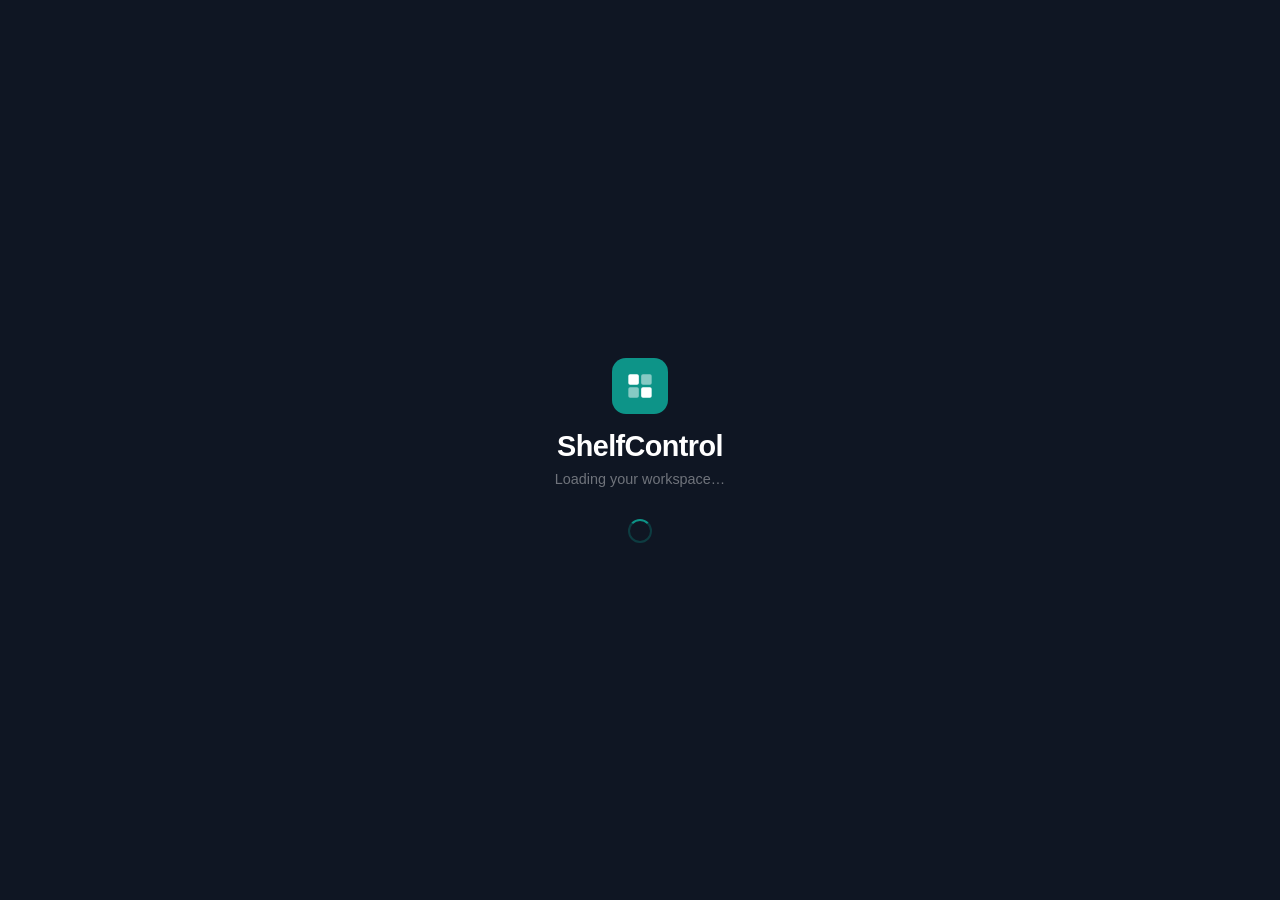
<file: coreinventory-backend/frontend/index.html>
<!DOCTYPE html>
<html lang="en">
<head>
  <meta charset="UTF-8"/>
  <meta name="viewport" content="width=device-width, initial-scale=1.0"/>
  <title>ShelfControl</title>
  <style>
    * { box-sizing: border-box; margin: 0; padding: 0; }
    body { font-family: 'DM Sans', sans-serif; min-height: 100vh; display: flex; align-items: center; justify-content: center; background: #0f1623; }
    .splash { text-align: center; color: white; }
    .logo { width: 56px; height: 56px; background: #0d9488; border-radius: 14px; display: grid; place-items: center; margin: 0 auto 16px; }
    .brand { font-family: 'Syne', sans-serif; font-size: 1.8rem; font-weight: 800; letter-spacing: -.02em; margin-bottom: 8px; }
    .sub { font-size: .9rem; color: rgba(255,255,255,.4); margin-bottom: 32px; }
    .spinner { width: 24px; height: 24px; border: 2px solid rgba(13,148,136,.3); border-top-color: #0d9488; border-radius: 50%; animation: spin .7s linear infinite; margin: 0 auto; }
    @keyframes spin { to { transform: rotate(360deg); } }
    @import url('https://fonts.googleapis.com/css2?family=Syne:wght@800&display=swap');
  </style>
</head>
<body>
  <div class="splash">
    <div class="logo">
      <svg width="28" height="28" viewBox="0 0 24 24" fill="none">
        <rect x="2" y="2" width="9" height="9" rx="1.5" fill="white"/>
        <rect x="13" y="2" width="9" height="9" rx="1.5" fill="white" opacity=".5"/>
        <rect x="2" y="13" width="9" height="9" rx="1.5" fill="white" opacity=".5"/>
        <rect x="13" y="13" width="9" height="9" rx="1.5" fill="white"/>
      </svg>
    </div>
    <div class="brand">ShelfControl</div>
    <div class="sub">Loading your workspace…</div>
    <div class="spinner"></div>
  </div>
  <script>
    // Redirect: if user session exists go to dashboard, else login
    setTimeout(() => {
      const user = localStorage.getItem('ci_user');
      window.location.href = user ? 'dashboard/dashboard.html' : 'login/login.html';
    }, 1200);
  </script>
</body>
</html>
</file>
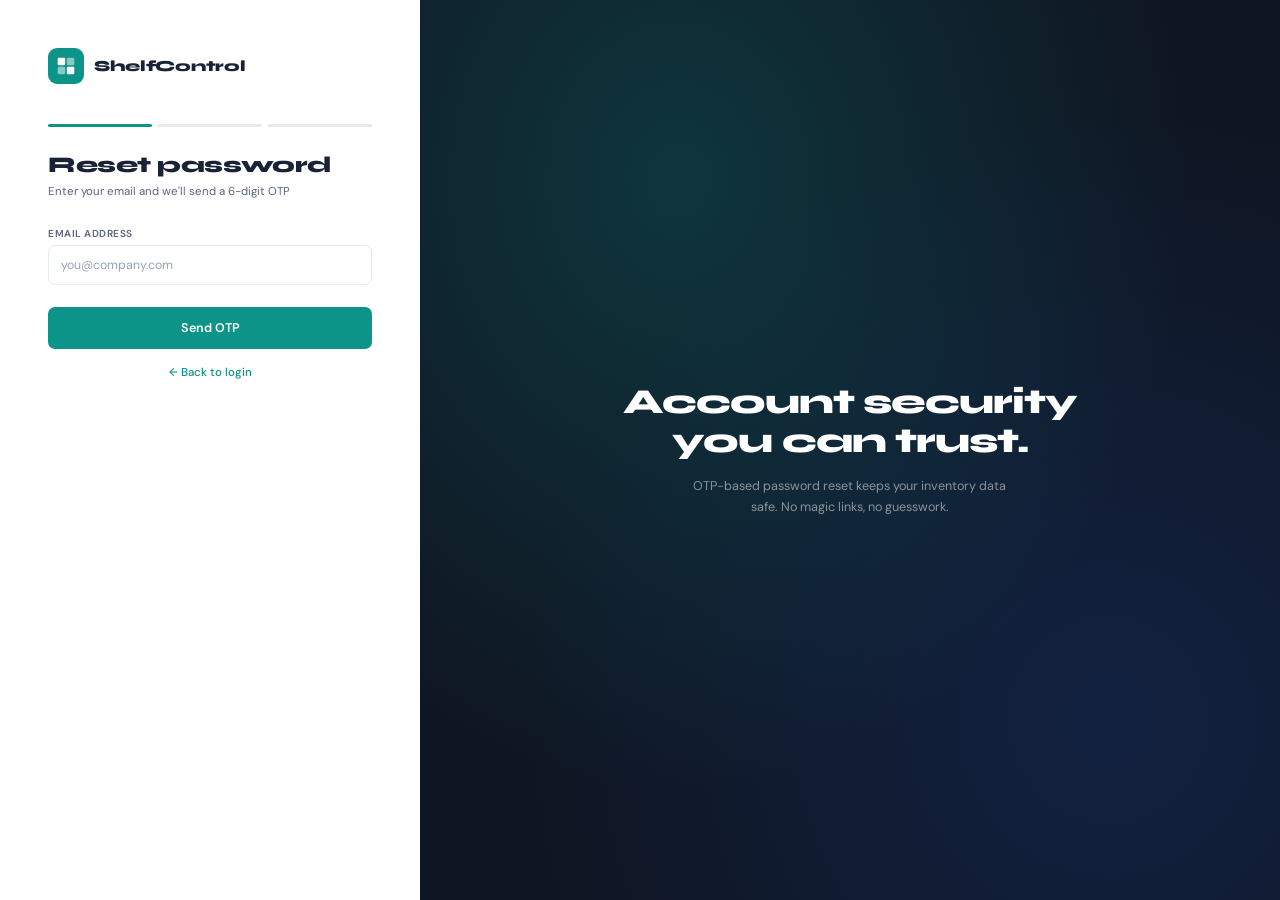
<file: coreinventory-backend/frontend/login/forgot.html>
<!DOCTYPE html>
<html lang="en">
<head>
  <meta charset="UTF-8"/>
  <meta name="viewport" content="width=device-width, initial-scale=1.0"/>
  <title>Reset Password — ShelfControl</title>
  <link rel="stylesheet" href="auth.css"/>
</head>
<body>
  <div class="auth-left">
    <div class="auth-brand">
      <div class="auth-brand-icon">
        <svg width="20" height="20" viewBox="0 0 24 24" fill="none">
          <rect x="2" y="2" width="9" height="9" rx="1.5" fill="currentColor"/>
          <rect x="13" y="2" width="9" height="9" rx="1.5" fill="currentColor" opacity=".5"/>
          <rect x="2" y="13" width="9" height="9" rx="1.5" fill="currentColor" opacity=".5"/>
          <rect x="13" y="13" width="9" height="9" rx="1.5" fill="currentColor"/>
        </svg>
      </div>
      <span class="auth-brand-name">ShelfControl</span>
    </div>

    <div class="auth-form">

      <!-- Step indicators -->
      <div class="step-indicator">
        <div class="step done" id="step1Ind"></div>
        <div class="step" id="step2Ind"></div>
        <div class="step" id="step3Ind"></div>
      </div>

      <!-- STEP 1: Email -->
      <div id="step1">
        <h1 class="auth-title">Reset password</h1>
        <p class="auth-sub">Enter your email and we'll send a 6-digit OTP</p>

        <div class="form-alert error" id="step1Error"></div>

        <div class="form-group">
          <label class="form-label">Email address</label>
          <input type="email" class="form-control" id="resetEmail" placeholder="you@company.com"/>
        </div>

        <button class="btn-auth" onclick="sendOTP()">Send OTP</button>
        <div class="auth-link"><a href="login.html">← Back to login</a></div>
      </div>

      <!-- STEP 2: OTP -->
      <div id="step2" style="display:none;">
        <h1 class="auth-title">Enter OTP</h1>
        <p class="auth-sub">We sent a 6-digit code to <strong id="otpEmailDisplay"></strong></p>

        <div class="form-alert error" id="step2Error"></div>

        <div class="otp-grid" id="otpGrid">
          <input class="otp-input" type="text" maxlength="1" inputmode="numeric"/>
          <input class="otp-input" type="text" maxlength="1" inputmode="numeric"/>
          <input class="otp-input" type="text" maxlength="1" inputmode="numeric"/>
          <input class="otp-input" type="text" maxlength="1" inputmode="numeric"/>
          <input class="otp-input" type="text" maxlength="1" inputmode="numeric"/>
          <input class="otp-input" type="text" maxlength="1" inputmode="numeric"/>
        </div>

        <div style="text-align:center;margin-bottom:16px;">
          <button class="btn-auth" style="width:auto;padding:0 28px;" onclick="verifyOTP()">Verify OTP</button>
        </div>
        <div class="auth-link">
          Didn't get it? <a href="#" onclick="resendOTP()">Resend OTP</a>
          <span id="resendTimer" style="color:#94a3b8;font-size:.75rem;"></span>
        </div>
      </div>

      <!-- STEP 3: New Password -->
      <div id="step3" style="display:none;">
        <h1 class="auth-title">New password</h1>
        <p class="auth-sub">Choose a strong password for your account</p>

        <div class="form-alert error" id="step3Error"></div>

        <div class="form-group">
          <label class="form-label">New Password</label>
          <div class="input-wrap">
            <input type="password" class="form-control" id="newPassword" placeholder="Min. 8 characters"/>
            <button type="button" class="input-toggle" onclick="togglePwd('newPassword',this)">
              <svg width="16" height="16" viewBox="0 0 24 24" fill="none" stroke="currentColor" stroke-width="2"><path d="M1 12s4-8 11-8 11 8 11 8-4 8-11 8-11-8-11-8z"/><circle cx="12" cy="12" r="3"/></svg>
            </button>
          </div>
        </div>
        <div class="form-group">
          <label class="form-label">Confirm New Password</label>
          <div class="input-wrap">
            <input type="password" class="form-control" id="confirmNewPassword" placeholder="Repeat password"/>
            <button type="button" class="input-toggle" onclick="togglePwd('confirmNewPassword',this)">
              <svg width="16" height="16" viewBox="0 0 24 24" fill="none" stroke="currentColor" stroke-width="2"><path d="M1 12s4-8 11-8 11 8 11 8-4 8-11 8-11-8-11-8z"/><circle cx="12" cy="12" r="3"/></svg>
            </button>
          </div>
        </div>

        <button class="btn-auth" onclick="resetPassword()">Reset Password</button>
      </div>

    </div>
  </div>

  <div class="auth-right">
    <div class="auth-right-inner">
      <h2>Account security<br/>you can trust.</h2>
      <p>OTP-based password reset keeps your inventory data safe. No magic links, no guesswork.</p>
    </div>
  </div>

  <script src="auth.js"></script>
</body>
</html>
</file>
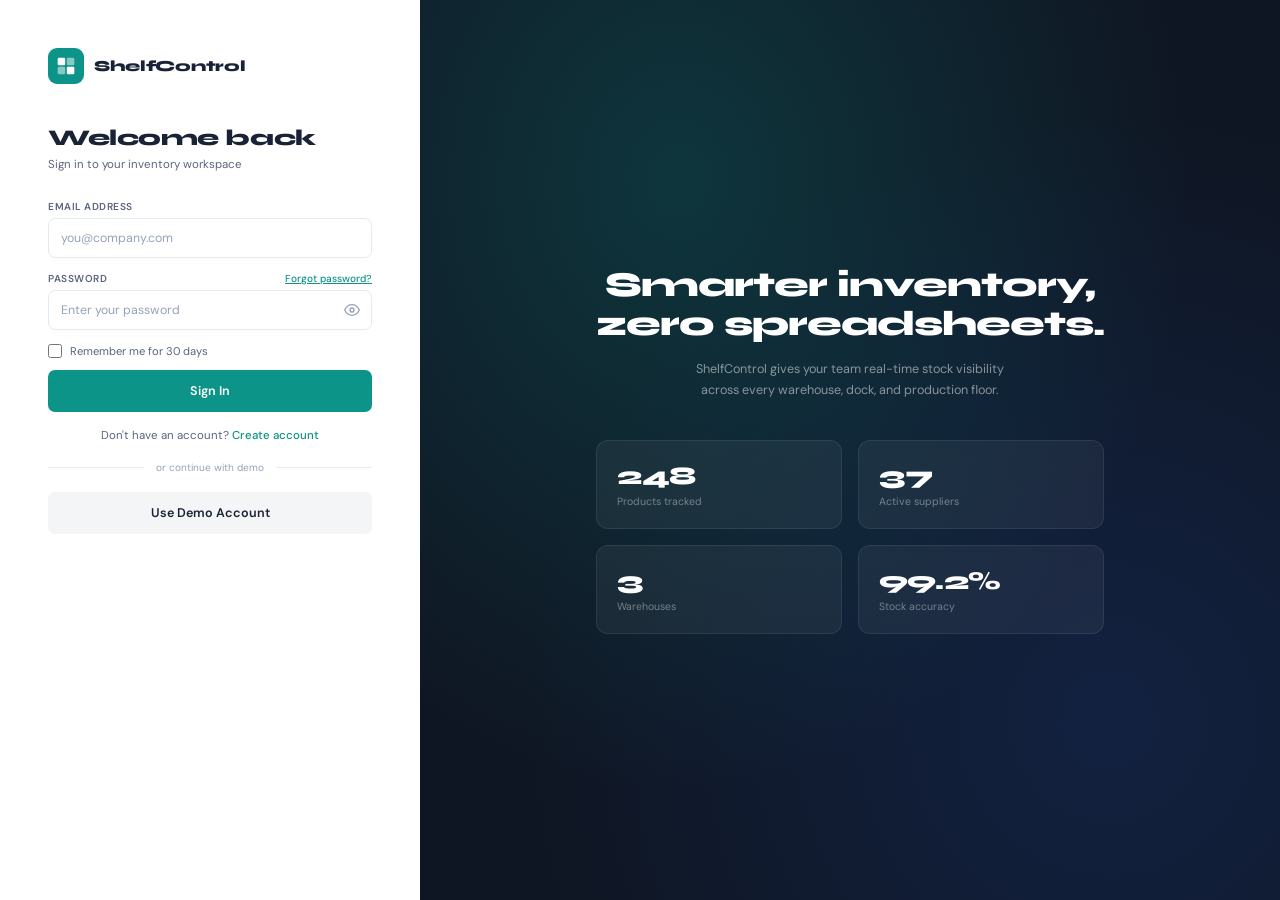
<file: coreinventory-backend/frontend/login/login.html>
<!DOCTYPE html>
<html lang="en">
<head>
  <meta charset="UTF-8"/>
  <meta name="viewport" content="width=device-width, initial-scale=1.0"/>
  <title>Login — ShelfControl</title>
  <link rel="stylesheet" href="auth.css"/>
</head>
<body>
  <div class="auth-left">
    <div class="auth-brand">
      <div class="auth-brand-icon">
        <svg width="20" height="20" viewBox="0 0 24 24" fill="none">
          <rect x="2" y="2" width="9" height="9" rx="1.5" fill="currentColor"/>
          <rect x="13" y="2" width="9" height="9" rx="1.5" fill="currentColor" opacity=".5"/>
          <rect x="2" y="13" width="9" height="9" rx="1.5" fill="currentColor" opacity=".5"/>
          <rect x="13" y="13" width="9" height="9" rx="1.5" fill="currentColor"/>
        </svg>
      </div>
      <span class="auth-brand-name">ShelfControl</span>
    </div>

    <div class="auth-form">
      <h1 class="auth-title">Welcome back</h1>
      <p class="auth-sub">Sign in to your inventory workspace</p>

      <div class="form-alert error" id="loginError">Invalid email or password. Please try again.</div>

      <div class="form-group">
        <label class="form-label">Email address</label>
        <input type="email" class="form-control" id="loginEmail" placeholder="you@company.com" autocomplete="email"/>
      </div>

      <div class="form-group">
        <label class="form-label" style="display:flex;justify-content:space-between;">
          Password
          <a href="forgot.html" style="color:#0d9488;font-weight:500;text-transform:none;letter-spacing:0;">Forgot password?</a>
        </label>
        <div class="input-wrap">
          <input type="password" class="form-control" id="loginPassword" placeholder="Enter your password" autocomplete="current-password"/>
          <button type="button" class="input-toggle" onclick="togglePwd('loginPassword', this)">
            <svg width="16" height="16" viewBox="0 0 24 24" fill="none" stroke="currentColor" stroke-width="2">
              <path d="M1 12s4-8 11-8 11 8 11 8-4 8-11 8-11-8-11-8z"/>
              <circle cx="12" cy="12" r="3"/>
            </svg>
          </button>
        </div>
      </div>

      <div style="display:flex;align-items:center;gap:8px;margin-bottom:4px;">
        <input type="checkbox" id="rememberMe" style="accent-color:#0d9488;width:14px;height:14px;"/>
        <label for="rememberMe" style="font-size:.8rem;color:#5a6580;cursor:pointer;">Remember me for 30 days</label>
      </div>

      <button class="btn-auth" id="loginBtn" onclick="handleLogin()">Sign In</button>

      <div class="auth-link">Don't have an account? <a href="signup.html">Create account</a></div>

      <div class="auth-divider"><span>or continue with demo</span></div>
      <button class="btn-auth" style="background:#f4f5f7;color:#1a2236;margin-top:0;" onclick="demoLogin()">
        Use Demo Account
      </button>
    </div>
  </div>

  <div class="auth-right">
    <div class="auth-right-inner">
      <h2>Smarter inventory,<br/>zero spreadsheets.</h2>
      <p>ShelfControl gives your team real-time stock visibility across every warehouse, dock, and production floor.</p>
      <div class="auth-grid">
        <div class="auth-stat"><div class="auth-stat-num">248</div><div class="auth-stat-lbl">Products tracked</div></div>
        <div class="auth-stat"><div class="auth-stat-num">37</div><div class="auth-stat-lbl">Active suppliers</div></div>
        <div class="auth-stat"><div class="auth-stat-num">3</div><div class="auth-stat-lbl">Warehouses</div></div>
        <div class="auth-stat"><div class="auth-stat-num">99.2%</div><div class="auth-stat-lbl">Stock accuracy</div></div>
      </div>
    </div>
  </div>

  <script src="auth.js"></script>
</body>
</html>
</file>
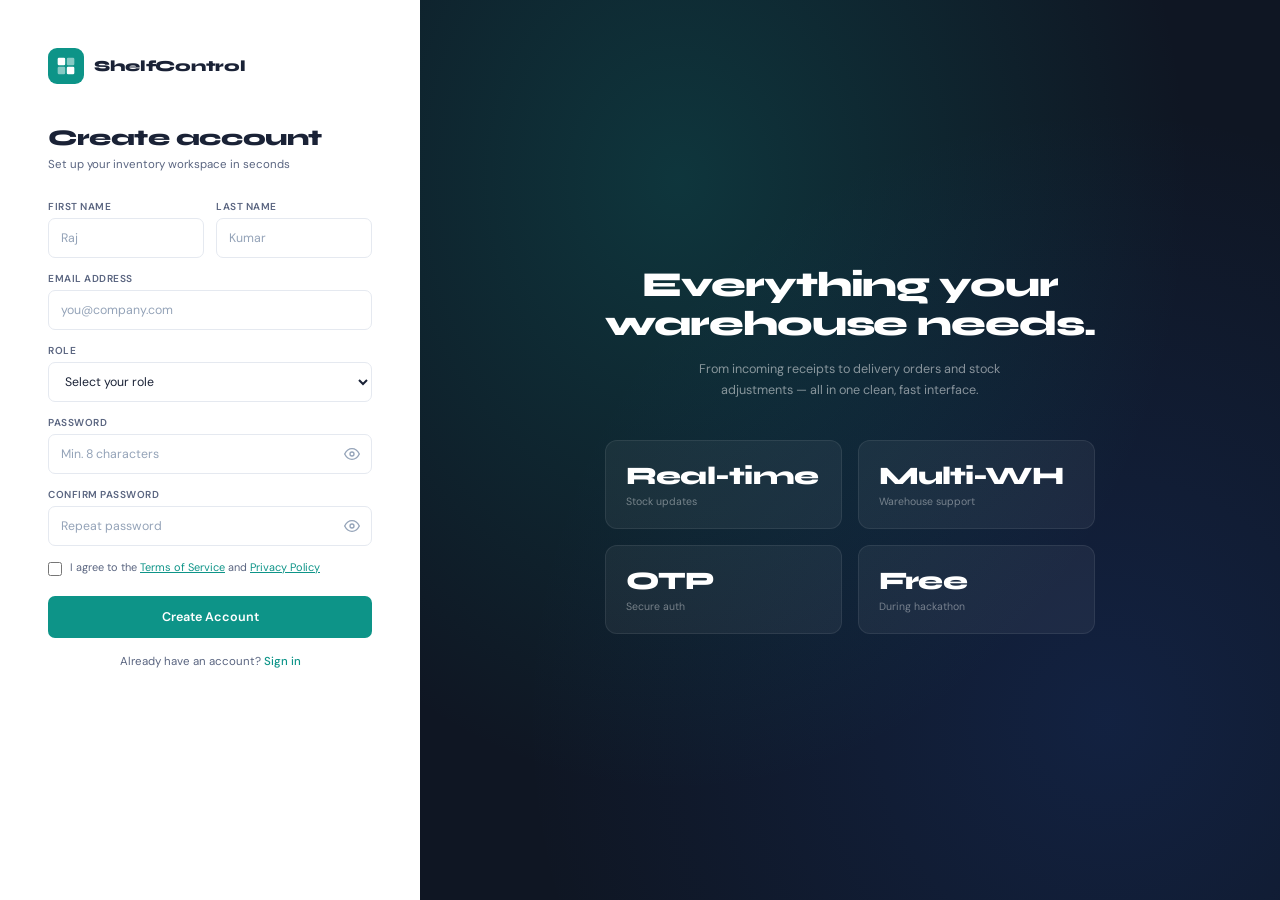
<file: coreinventory-backend/frontend/login/signup.html>
<!DOCTYPE html>
<html lang="en">
<head>
  <meta charset="UTF-8"/>
  <meta name="viewport" content="width=device-width, initial-scale=1.0"/>
  <title>Sign Up — ShelfControl</title>
  <link rel="stylesheet" href="auth.css"/>
</head>
<body>
  <div class="auth-left">
    <div class="auth-brand">
      <div class="auth-brand-icon">
        <svg width="20" height="20" viewBox="0 0 24 24" fill="none">
          <rect x="2" y="2" width="9" height="9" rx="1.5" fill="currentColor"/>
          <rect x="13" y="2" width="9" height="9" rx="1.5" fill="currentColor" opacity=".5"/>
          <rect x="2" y="13" width="9" height="9" rx="1.5" fill="currentColor" opacity=".5"/>
          <rect x="13" y="13" width="9" height="9" rx="1.5" fill="currentColor"/>
        </svg>
      </div>
      <span class="auth-brand-name">ShelfControl</span>
    </div>

    <div class="auth-form">
      <h1 class="auth-title">Create account</h1>
      <p class="auth-sub">Set up your inventory workspace in seconds</p>

      <div class="form-alert error" id="signupError"></div>

      <div class="form-row-2">
        <div class="form-group">
          <label class="form-label">First Name</label>
          <input type="text" class="form-control" id="firstName" placeholder="Raj" autocomplete="given-name"/>
        </div>
        <div class="form-group">
          <label class="form-label">Last Name</label>
          <input type="text" class="form-control" id="lastName" placeholder="Kumar" autocomplete="family-name"/>
        </div>
      </div>

      <div class="form-group">
        <label class="form-label">Email address</label>
        <input type="email" class="form-control" id="signupEmail" placeholder="you@company.com" autocomplete="email"/>
      </div>

      <div class="form-group">
        <label class="form-label">Role</label>
        <select class="form-control" id="signupRole">
          <option value="">Select your role</option>
          <option value="manager">Inventory Manager</option>
          <option value="staff">Warehouse Staff</option>
          <option value="admin">Admin</option>
        </select>
      </div>

      <div class="form-group">
        <label class="form-label">Password</label>
        <div class="input-wrap">
          <input type="password" class="form-control" id="signupPassword" placeholder="Min. 8 characters" autocomplete="new-password"/>
          <button type="button" class="input-toggle" onclick="togglePwd('signupPassword', this)">
            <svg width="16" height="16" viewBox="0 0 24 24" fill="none" stroke="currentColor" stroke-width="2">
              <path d="M1 12s4-8 11-8 11 8 11 8-4 8-11 8-11-8-11-8z"/>
              <circle cx="12" cy="12" r="3"/>
            </svg>
          </button>
        </div>
      </div>

      <div class="form-group">
        <label class="form-label">Confirm Password</label>
        <div class="input-wrap">
          <input type="password" class="form-control" id="confirmPassword" placeholder="Repeat password" autocomplete="new-password"/>
          <button type="button" class="input-toggle" onclick="togglePwd('confirmPassword', this)">
            <svg width="16" height="16" viewBox="0 0 24 24" fill="none" stroke="currentColor" stroke-width="2">
              <path d="M1 12s4-8 11-8 11 8 11 8-4 8-11 8-11-8-11-8z"/>
              <circle cx="12" cy="12" r="3"/>
            </svg>
          </button>
        </div>
      </div>

      <div style="display:flex;align-items:flex-start;gap:8px;margin-bottom:12px;">
        <input type="checkbox" id="agreeTerms" style="accent-color:#0d9488;width:14px;height:14px;margin-top:2px;"/>
        <label for="agreeTerms" style="font-size:.78rem;color:#5a6580;cursor:pointer;line-height:1.4;">
          I agree to the <a href="#" style="color:#0d9488;">Terms of Service</a> and <a href="#" style="color:#0d9488;">Privacy Policy</a>
        </label>
      </div>

      <button class="btn-auth" onclick="handleSignup()">Create Account</button>

      <div class="auth-link">Already have an account? <a href="login.html">Sign in</a></div>
    </div>
  </div>

  <div class="auth-right">
    <div class="auth-right-inner">
      <h2>Everything your<br/>warehouse needs.</h2>
      <p>From incoming receipts to delivery orders and stock adjustments — all in one clean, fast interface.</p>
      <div class="auth-grid">
        <div class="auth-stat">
          <div class="auth-stat-num">Real-time</div>
          <div class="auth-stat-lbl">Stock updates</div>
        </div>
        <div class="auth-stat">
          <div class="auth-stat-num">Multi-WH</div>
          <div class="auth-stat-lbl">Warehouse support</div>
        </div>
        <div class="auth-stat">
          <div class="auth-stat-num">OTP</div>
          <div class="auth-stat-lbl">Secure auth</div>
        </div>
        <div class="auth-stat">
          <div class="auth-stat-num">Free</div>
          <div class="auth-stat-lbl">During hackathon</div>
        </div>
      </div>
    </div>
  </div>

  <script src="auth.js"></script>
</body>
</html>
</file>
<file: coreinventory-backend/frontend/login/auth.css>
/* ═══════════════════════════════════════════════════
   ShelfControl — login/auth.css
═══════════════════════════════════════════════════ */
@import url('https://fonts.googleapis.com/css2?family=DM+Sans:wght@300;400;500;600&family=Syne:wght@700;800&display=swap');

*, *::before, *::after { box-sizing: border-box; margin: 0; padding: 0; }
html { font-size: 14px; }

body {
  font-family: 'DM Sans', sans-serif;
  min-height: 100vh;
  display: flex;
  background: #0f1623;
  -webkit-font-smoothing: antialiased;
}

/* Split layout */
.auth-left {
  width: 420px;
  flex-shrink: 0;
  background: #fff;
  display: flex;
  flex-direction: column;
  padding: 48px 48px;
  min-height: 100vh;
}
.auth-right {
  flex: 1;
  position: relative;
  overflow: hidden;
  display: flex;
  align-items: center;
  justify-content: center;
}

/* Background pattern */
.auth-right::before {
  content: '';
  position: absolute; inset: 0;
  background:
    radial-gradient(ellipse at 30% 20%, rgba(13,148,136,.25) 0%, transparent 60%),
    radial-gradient(ellipse at 80% 80%, rgba(37,99,235,.15) 0%, transparent 60%);
}
.auth-right-inner {
  position: relative;
  text-align: center;
  padding: 40px;
}
.auth-right h2 {
  font-family: 'Syne', sans-serif;
  font-size: 2.5rem;
  font-weight: 800;
  color: #fff;
  line-height: 1.1;
  margin-bottom: 16px;
  letter-spacing: -.03em;
}
.auth-right p { color: rgba(255,255,255,.5); font-size: .9rem; line-height: 1.6; max-width: 320px; margin: 0 auto; }

.auth-grid {
  display: grid;
  grid-template-columns: repeat(2, 1fr);
  gap: 16px;
  margin-top: 40px;
}
.auth-stat {
  background: rgba(255,255,255,.05);
  border: 1px solid rgba(255,255,255,.08);
  border-radius: 12px;
  padding: 20px;
  text-align: left;
}
.auth-stat-num {
  font-family: 'Syne', sans-serif;
  font-size: 1.8rem;
  font-weight: 800;
  color: #fff;
  letter-spacing: -.03em;
}
.auth-stat-lbl { font-size: .75rem; color: rgba(255,255,255,.4); margin-top: 4px; }

/* Brand */
.auth-brand {
  display: flex;
  align-items: center;
  gap: 10px;
  margin-bottom: 40px;
}
.auth-brand-icon {
  width: 36px; height: 36px;
  background: #0d9488;
  border-radius: 9px;
  display: grid; place-items: center;
  color: white;
}
.auth-brand-name {
  font-family: 'Syne', sans-serif;
  font-size: 1.1rem;
  font-weight: 800;
  color: #1a2236;
  letter-spacing: -.02em;
}

/* Form */
.auth-form { flex: 1; display: flex; flex-direction: column; }
.auth-title { font-family: 'Syne', sans-serif; font-size: 1.6rem; font-weight: 800; color: #1a2236; letter-spacing: -.02em; margin-bottom: 6px; }
.auth-sub { font-size: .82rem; color: #5a6580; margin-bottom: 28px; }

.form-group { margin-bottom: 14px; }
.form-label { display: block; font-size: .72rem; font-weight: 600; color: #5a6580; margin-bottom: 5px; text-transform: uppercase; letter-spacing: .05em; }
.form-control {
  width: 100%;
  border: 1px solid #e5e9f0;
  border-radius: 7px;
  padding: 0 12px;
  height: 40px;
  font-size: .88rem;
  color: #1a2236;
  outline: none;
  transition: all .2s ease;
  background: #fff;
  font-family: 'DM Sans', sans-serif;
}
.form-control:focus { border-color: #0d9488; box-shadow: 0 0 0 3px rgba(13,148,136,.12); }
.form-control::placeholder { color: #94a3b8; }

.input-wrap { position: relative; }
.input-wrap .form-control { padding-right: 40px; }
.input-toggle {
  position: absolute;
  right: 12px; top: 50%;
  transform: translateY(-50%);
  background: none; border: none;
  color: #94a3b8; cursor: pointer;
  padding: 0;
  display: grid; place-items: center;
}
.input-toggle:hover { color: #5a6580; }

.form-row-2 { display: grid; grid-template-columns: 1fr 1fr; gap: 12px; }

.btn-auth {
  width: 100%;
  height: 42px;
  background: #0d9488;
  color: white;
  border: none;
  border-radius: 7px;
  font-size: .9rem;
  font-weight: 600;
  cursor: pointer;
  transition: all .2s ease;
  font-family: 'DM Sans', sans-serif;
  margin-top: 8px;
}
.btn-auth:hover { background: #0a7a70; transform: translateY(-1px); box-shadow: 0 6px 20px rgba(13,148,136,.35); }
.btn-auth:active { transform: translateY(0); }
.btn-auth:disabled { opacity: .6; cursor: not-allowed; transform: none; }

.auth-link { text-align: center; margin-top: 16px; font-size: .82rem; color: #5a6580; }
.auth-link a { color: #0d9488; font-weight: 500; text-decoration: none; }
.auth-link a:hover { text-decoration: underline; }

.auth-divider { display: flex; align-items: center; gap: 12px; margin: 18px 0; }
.auth-divider::before, .auth-divider::after { content: ''; flex: 1; height: 1px; background: #e5e9f0; }
.auth-divider span { font-size: .72rem; color: #94a3b8; }

/* OTP input */
.otp-grid { display: flex; gap: 8px; justify-content: center; margin: 16px 0; }
.otp-input {
  width: 44px; height: 52px;
  text-align: center;
  font-size: 1.2rem;
  font-weight: 700;
  border: 2px solid #e5e9f0;
  border-radius: 8px;
  outline: none;
  transition: all .2s;
  color: #1a2236;
  font-family: 'DM Sans', sans-serif;
}
.otp-input:focus { border-color: #0d9488; box-shadow: 0 0 0 3px rgba(13,148,136,.12); }
.otp-input.filled { border-color: #0d9488; background: rgba(13,148,136,.04); }

/* Steps */
.step-indicator { display: flex; gap: 6px; margin-bottom: 24px; }
.step { flex: 1; height: 3px; background: #e5e9f0; border-radius: 99px; transition: background .3s; }
.step.done { background: #0d9488; }
.step.active { background: #0d9488; }

/* Alert */
.form-alert {
  padding: 10px 14px;
  border-radius: 7px;
  font-size: .8rem;
  margin-bottom: 14px;
  display: none;
}
.form-alert.error   { background: #fff1f2; color: #e11d48; border: 1px solid rgba(225,29,72,.2); }
.form-alert.success { background: #f0fdf4; color: #16a34a; border: 1px solid rgba(22,163,74,.2); }
.form-alert.show { display: block; }

@media (max-width: 768px) {
  .auth-left { width: 100%; padding: 32px 28px; }
  .auth-right { display: none; }
}
</file>
